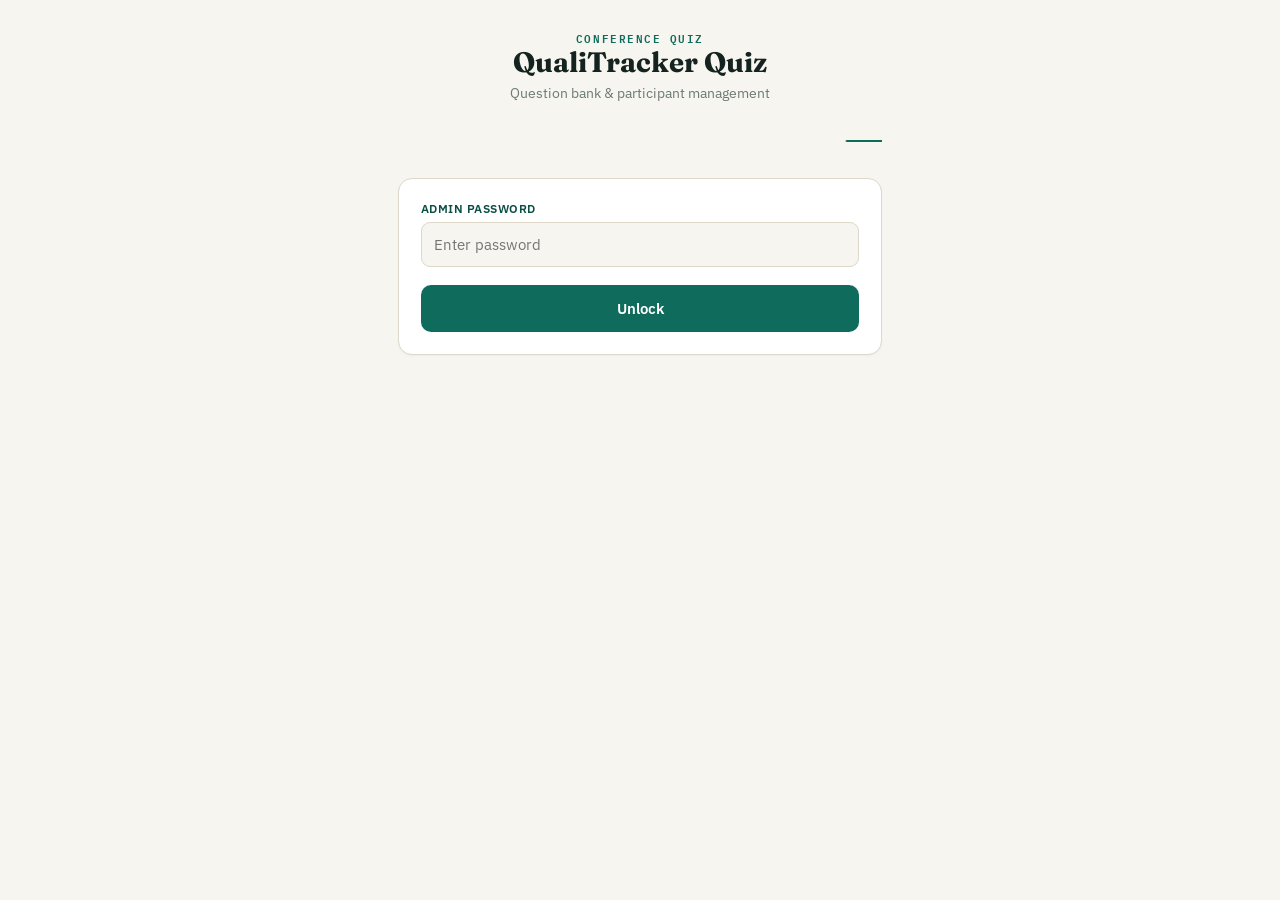
<file: admin.html>
<!DOCTYPE html>
<html lang="en">
<head>
<meta charset="UTF-8">
<meta name="viewport" content="width=device-width, initial-scale=1.0">
<title>QualiTracker Quiz — Admin</title>
<link rel="preconnect" href="https://fonts.googleapis.com">
<link href="https://fonts.googleapis.com/css2?family=Fraunces:opsz,wght@9..144,400;9..144,600;9..144,700&family=IBM+Plex+Sans:wght@400;500;600;700&family=IBM+Plex+Mono:wght@400;500;600&display=swap" rel="stylesheet">
<link rel="stylesheet" href="styles.css">
</head>
<body>
<div id="app"></div>
<script src="config.js"></script>
<script>
let state = {
  authed: false, passwordInput: "", loginError: null,
  questions: [], questionsLoading: false,
  newPrompt: "", newOpts: ["", "", "", ""], newCorrect: 0,
  bulkText: "", bulkMsg: null,
  participants: [], participantsLoading: false
};

function render(){
  const app = document.getElementById('app');
  app.innerHTML = '';
  app.appendChild(state.authed ? renderPanel() : renderGate());
}

function renderGate(){
  const wrap = el(`<div>${headerBlock("Question bank & participant management")}</div>`);
  const card = el(`<div class="card"></div>`);
  card.appendChild(el(`<label for="adminPass">Admin password</label>`));
  const input = el(`<input type="password" id="adminPass" placeholder="Enter password" />`);
  input.addEventListener('input', e => state.passwordInput = e.target.value);
  input.addEventListener('keydown', e => { if(e.key === 'Enter') tryLogin(); });
  card.appendChild(input);
  if(state.loginError) card.appendChild(el(`<div class="feedback bad">${escapeHtml(state.loginError)}</div>`));
  const btn = el(`<button class="btn btn-primary">Unlock</button>`);
  btn.addEventListener('click', tryLogin);
  card.appendChild(btn);
  wrap.appendChild(card);
  return wrap;
}

function tryLogin(){
  // Client-side gate for convenience; the server independently checks the
  // same password on every write and on the participant list, so this
  // alone isn't what protects your data.
  if(state.passwordInput !== ADMIN_PASSWORD){
    state.loginError = 'Incorrect password.';
    render();
    return;
  }
  state.authed = true; state.loginError = null;
  render();
  loadQuestions();
  loadParticipants();
}

function renderPanel(){
  const wrap = el(`<div>${headerBlock("Question bank & participant management")}</div>`);

  const summary = el(`<div class="card"><span class="pill">${state.questions.length} question${state.questions.length===1?'':'s'} in pool</span></div>`);
  const exportBtn = el(`<button class="btn btn-ghost" style="margin-top:12px;width:auto;padding:8px 14px;display:inline-block;">Export participants (CSV)</button>`);
  exportBtn.addEventListener('click', exportCsv);
  summary.appendChild(exportBtn);
  wrap.appendChild(summary);

  // Add single question
  const addCard = el(`<div class="card"><h3 style="font-size:16px;margin-bottom:10px;">Add a question</h3></div>`);
  addCard.appendChild(el(`<label>Question</label>`));
  const promptInput = el(`<textarea id="newPrompt" placeholder="Type the question…"></textarea>`);
  promptInput.value = state.newPrompt;
  promptInput.addEventListener('input', e => state.newPrompt = e.target.value);
  addCard.appendChild(promptInput);

  for(let i=0;i<4;i++){
    addCard.appendChild(el(`<label>Option ${i+1}${i===state.newCorrect ? ' (correct)' : ''}</label>`));
    const row = el(`<div style="display:flex;gap:8px;align-items:center;"></div>`);
    const optInput = el(`<input type="text" placeholder="Answer option ${i+1}" />`);
    optInput.value = state.newOpts[i];
    optInput.addEventListener('input', e => state.newOpts[i] = e.target.value);
    const radio = el(`<input type="radio" name="correctOpt" style="width:20px;height:20px;flex-shrink:0;" ${i===state.newCorrect?'checked':''} />`);
    radio.addEventListener('change', () => { state.newCorrect = i; });
    row.appendChild(optInput); row.appendChild(radio);
    addCard.appendChild(row);
  }
  addCard.appendChild(el(`<div class="hint">Select the radio button next to the correct answer.</div>`));
  const addBtn = el(`<button class="btn btn-primary">Add question</button>`);
  addBtn.addEventListener('click', addQuestion);
  addCard.appendChild(addBtn);
  wrap.appendChild(addCard);

  // Bulk import
  const bulkCard = el(`<div class="card"><h3 style="font-size:16px;margin-bottom:6px;">Bulk import</h3></div>`);
  bulkCard.appendChild(el(`<div class="hint">One question per line: <span class="mono">question | option A | option B | option C | option D | correct (0-3)</span></div>`));
  const bulkArea = el(`<textarea id="bulkArea" placeholder="What does QMS stand for? | Quality Metrics System | Quality Management System | Quick Measurement Sheet | Quality Manual Series | 1" style="margin-top:10px;min-height:120px;"></textarea>`);
  bulkArea.value = state.bulkText;
  bulkArea.addEventListener('input', e => state.bulkText = e.target.value);
  bulkCard.appendChild(bulkArea);
  if(state.bulkMsg) bulkCard.appendChild(el(`<div class="feedback ${state.bulkMsg.ok ? 'good' : 'bad'}">${escapeHtml(state.bulkMsg.text)}</div>`));
  const bulkBtn = el(`<button class="btn btn-primary">Import lines</button>`);
  bulkBtn.addEventListener('click', bulkImport);
  bulkCard.appendChild(bulkBtn);
  wrap.appendChild(bulkCard);

  // Participants
  wrap.appendChild(el(`<hr class="divider" />`));
  const partTitleRow = el(`<div style="display:flex;align-items:center;justify-content:space-between;margin-bottom:10px;"></div>`);
  partTitleRow.appendChild(el(`<h3 style="font-size:16px;">Registered participants</h3>`));
  const partRefreshBtn = el(`<button class="btn btn-ghost" style="margin-top:0;width:auto;padding:6px 12px;font-size:12px;">Refresh</button>`);
  partRefreshBtn.addEventListener('click', loadParticipants);
  partTitleRow.appendChild(partRefreshBtn);
  wrap.appendChild(partTitleRow);

  if(state.participantsLoading){
    wrap.appendChild(el(`<div class="loading-note">Loading participants…</div>`));
  } else if(state.participants.length === 0){
    wrap.appendChild(el(`<div class="empty-note">No one has registered yet.</div>`));
  } else {
    const doneCount = state.participants.filter(p => p.Completed === true || p.Completed === 'TRUE').length;
    wrap.appendChild(el(`<div class="hint" style="margin-bottom:10px;">${state.participants.length} registered · ${doneCount} completed</div>`));
    state.participants.forEach(p => {
      const completed = p.Completed === true || p.Completed === 'TRUE';
      wrap.appendChild(el(`
        <div class="part-row">
          <div class="part-main">
            <div class="part-name">${escapeHtml(p.Name)}</div>
            <div class="part-sub">${escapeHtml(p.Facility)} · ${escapeHtml(p.Region)}${completed ? ' · Score: ' + p.Score : ''}</div>
          </div>
          <div class="part-pin">${escapeHtml(p.PIN)}</div>
          <span class="pill ${completed ? 'pill-done' : 'pill-pending'}">${completed ? 'Completed' : 'Not yet'}</span>
        </div>`));
    });
  }

  // Question list
  wrap.appendChild(el(`<hr class="divider" />`));
  wrap.appendChild(el(`<h3 style="font-size:16px;margin-bottom:10px;">Current pool</h3>`));
  if(state.questionsLoading){
    wrap.appendChild(el(`<div class="loading-note">Loading…</div>`));
  } else if(state.questions.length === 0){
    wrap.appendChild(el(`<div class="empty-note">No questions yet — add some above.</div>`));
  } else {
    state.questions.forEach((q, idx) => {
      const qCard = el(`<div class="admin-q"></div>`);
      qCard.appendChild(el(`<div class="aq-prompt">${idx+1}. ${escapeHtml(q.prompt)}</div>`));
      const optsList = q.options.map((o,i) => `<span class="${i===q.correctIndex?'aq-correct':''}">${i===q.correctIndex?'✓ ':''}${escapeHtml(o)}</span>`).join(' · ');
      qCard.appendChild(el(`<div class="aq-opts">${optsList}</div>`));
      const foot = el(`<div class="admin-q-foot"></div>`);
      const delBtn = el(`<button class="btn btn-danger">Delete</button>`);
      delBtn.addEventListener('click', () => deleteQuestion(q.id));
      foot.appendChild(delBtn);
      qCard.appendChild(foot);
      wrap.appendChild(qCard);
    });
  }

  return wrap;
}

async function loadQuestions(){
  state.questionsLoading = true; render();
  try {
    const q = await apiGet('questions');
    state.questions = Array.isArray(q) ? q : [];
  } catch(e){ console.error('Failed to load question bank', e); state.questions = []; }
  finally { state.questionsLoading = false; render(); }
}

async function loadParticipants(){
  state.participantsLoading = true; render();
  try {
    const res = await apiGet('adminParticipants', { password: ADMIN_PASSWORD });
    if(res && res.error){ state.participants = []; }
    else state.participants = Array.isArray(res) ? res.sort((a,b) => (a.Name||'').localeCompare(b.Name||'')) : [];
  } catch(e){ console.error('Failed to load participants', e); state.participants = []; }
  finally { state.participantsLoading = false; render(); }
}

async function addQuestion(){
  const prompt = state.newPrompt.trim();
  const opts = state.newOpts.map(o => o.trim());
  if(!prompt || opts.some(o => !o)){ alert('Please fill in the question and all four options.'); return; }
  try {
    await apiPost({ action: 'addQuestion', adminPassword: ADMIN_PASSWORD, prompt, options: opts, correctIndex: state.newCorrect });
    state.newPrompt = ""; state.newOpts = ["", "", "", ""]; state.newCorrect = 0;
    loadQuestions();
  } catch(e){ console.error('Add question failed', e); alert('Could not add the question — check your connection and try again.'); }
}

async function bulkImport(){
  const lines = state.bulkText.split('\n').map(l => l.trim()).filter(Boolean);
  const parsed = []; let skipped = 0;
  lines.forEach(line => {
    const parts = line.split('|').map(p => p.trim());
    if(parts.length !== 6){ skipped++; return; }
    const [prompt, a, b, c, d, correctStr] = parts;
    const correctIndex = parseInt(correctStr, 10);
    if(!prompt || !a || !b || !c || !d || isNaN(correctIndex) || correctIndex < 0 || correctIndex > 3){ skipped++; return; }
    parsed.push({ prompt, options: [a,b,c,d], correctIndex });
  });
  if(parsed.length === 0){
    state.bulkMsg = { ok: false, text: `No valid lines found${skipped ? ` (${skipped} malformed)` : ''}.` };
    render(); return;
  }
  try {
    const res = await apiPost({ action: 'bulkAddQuestions', adminPassword: ADMIN_PASSWORD, questions: parsed });
    state.bulkMsg = { ok: skipped === 0, text: `Added ${res.added || parsed.length} question${(res.added||parsed.length)===1?'':'s'}${skipped ? `, skipped ${skipped} malformed line${skipped===1?'':'s'}` : ''}.` };
    state.bulkText = "";
    loadQuestions();
  } catch(e){
    console.error('Bulk import failed', e);
    state.bulkMsg = { ok: false, text: 'Import failed — check your connection and try again.' };
    render();
  }
}

async function deleteQuestion(id){
  if(!confirm('Delete this question?')) return;
  try {
    await apiPost({ action: 'deleteQuestion', adminPassword: ADMIN_PASSWORD, id });
    loadQuestions();
  } catch(e){ console.error('Delete failed', e); alert('Could not delete — check your connection and try again.'); }
}

function exportCsv(){
  const header = ['Name','Region','District','Facility','PIN','Completed','Score','CorrectCount','TotalQuestions','RegisteredAt','CompletedAt'];
  const csvLines = [header.join(',')];
  state.participants.forEach(p => {
    const completed = p.Completed === true || p.Completed === 'TRUE';
    const line = [p.Name, p.Region, p.District, p.Facility, p.PIN, completed ? 'Yes' : 'No', p.Score, p.CorrectCount, p.TotalQuestions, p.RegisteredAt, p.CompletedAt]
      .map(v => `"${String(v==null?'':v).replace(/"/g,'""')}"`).join(',');
    csvLines.push(line);
  });
  const blob = new Blob([csvLines.join('\n')], { type: 'text/csv;charset=utf-8;' });
  const url = URL.createObjectURL(blob);
  const a = document.createElement('a');
  a.href = url; a.download = 'qualitracker-quiz-participants.csv';
  document.body.appendChild(a); a.click(); document.body.removeChild(a);
  URL.revokeObjectURL(url);
}

render();
</script>
</body>
</html>
</file>
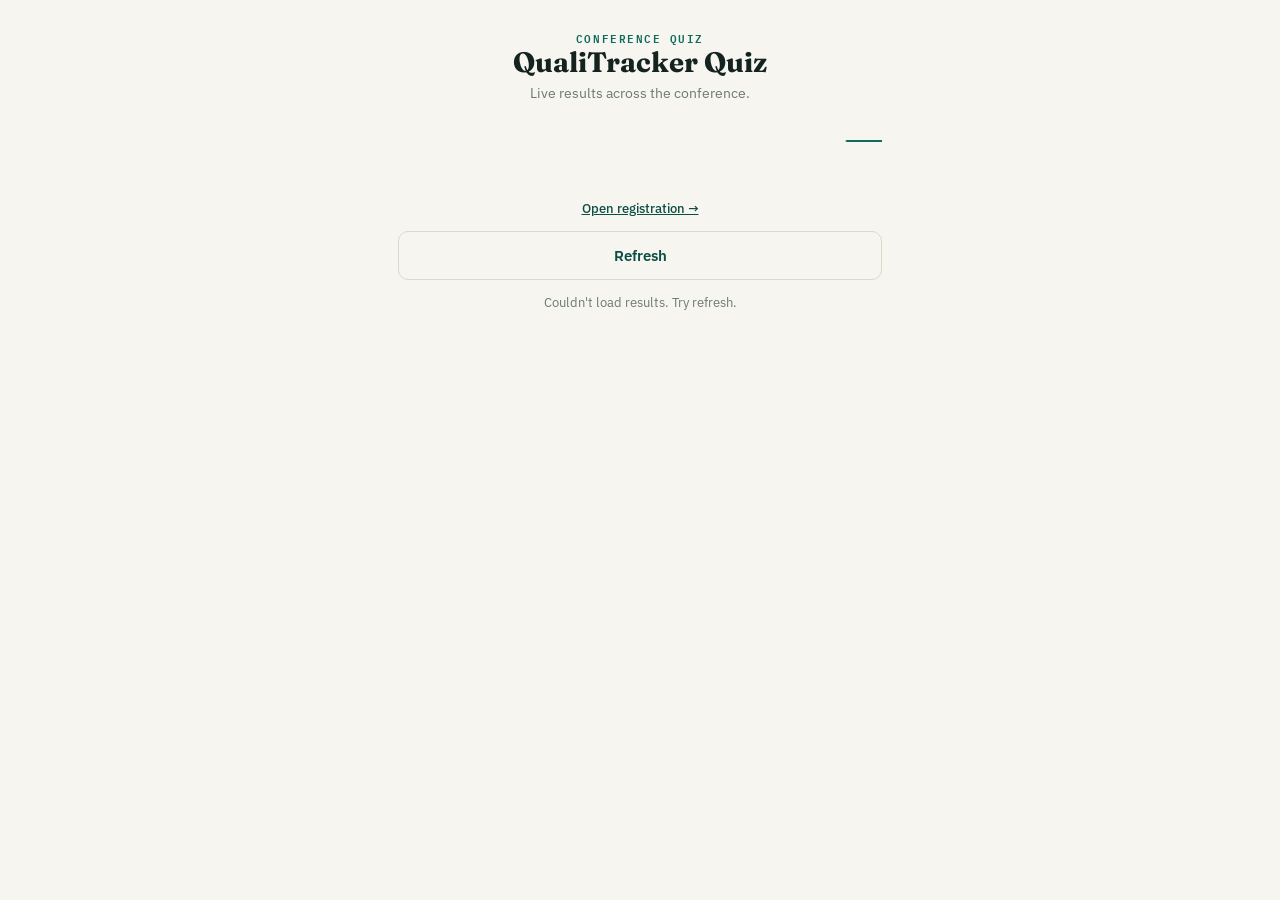
<file: leaderboard.html>
<!DOCTYPE html>
<html lang="en">
<head>
<meta charset="UTF-8">
<meta name="viewport" content="width=device-width, initial-scale=1.0">
<title>QualiTracker Quiz — Leaderboard</title>
<link rel="preconnect" href="https://fonts.googleapis.com">
<link href="https://fonts.googleapis.com/css2?family=Fraunces:opsz,wght@9..144,400;9..144,600;9..144,700&family=IBM+Plex+Sans:wght@400;500;600;700&family=IBM+Plex+Mono:wght@400;500;600&display=swap" rel="stylesheet">
<link rel="stylesheet" href="styles.css">
</head>
<body>
<div id="app"></div>
<script src="config.js"></script>
<script>
let state = { loading: false, data: null, error: null };

function render(){
  const app = document.getElementById('app');
  app.innerHTML = '';
  app.appendChild(el(`<div>${headerBlock("Live results across the conference.")}</div>`));

  const backLink = el(`<div class="link-row"><a id="backLink">Open registration →</a></div>`);
  backLink.querySelector('a').addEventListener('click', () => { window.location.href = 'index.html'; });
  app.appendChild(backLink);

  const refreshBtn = el(`<button class="btn btn-ghost" id="refreshBtn" style="margin-top:14px;">Refresh</button>`);
  refreshBtn.addEventListener('click', load);
  app.appendChild(refreshBtn);

  const content = el(`<div id="lbContent"></div>`);
  app.appendChild(content);
  renderContent(content);
}

function renderContent(container){
  container.innerHTML = '';
  if(state.loading){ container.appendChild(el(`<div class="loading-note">Loading results…</div>`)); return; }
  if(state.error){ container.appendChild(el(`<div class="empty-note">Couldn't load results. Try refresh.</div>`)); return; }
  const data = state.data || [];
  if(data.length === 0){ container.appendChild(el(`<div class="empty-note">No one has finished the quiz yet.</div>`)); return; }

  const byScore = [...data].sort((a,b) => b.score - a.score).slice(0, 10);
  container.appendChild(el(`<div class="lb-section-title"><span class="dot"></span><h3>Top participants</h3></div>`));
  byScore.forEach((r, i) => {
    const avatarHtml = (i < 3)
      ? (r.photoUrl ? `<img class="avatar" src="${r.photoUrl}" alt="${escapeHtml(r.name)}" />` : `<div class="avatar-placeholder">${escapeHtml((r.name||'?').charAt(0).toUpperCase())}</div>`)
      : '';
    container.appendChild(el(`
      <div class="lb-row">
        <div class="lb-rank">${i+1}</div>
        ${avatarHtml}
        <div class="lb-main"><div class="lb-name">${escapeHtml(r.name)}</div><div class="lb-sub">${escapeHtml(r.facility)} · ${escapeHtml(r.region)}</div></div>
        <div class="lb-score mono">${r.score}</div>
      </div>`));
  });

  const byFacility = {};
  data.forEach(r => { const k = r.facility || 'Unknown'; if(!byFacility[k]) byFacility[k] = {total:0,count:0}; byFacility[k].total += r.score; byFacility[k].count += 1; });
  const facilityRanked = Object.entries(byFacility).map(([name,v]) => ({name, avg: Math.round(v.total/v.count), count: v.count})).sort((a,b)=>b.avg-a.avg).slice(0,3);
  container.appendChild(el(`<div class="lb-section-title"><span class="dot"></span><h3>Top institutions</h3></div>`));
  facilityRanked.forEach((f,i) => {
    container.appendChild(el(`
      <div class="lb-row"><div class="lb-rank">${i+1}</div>
        <div class="lb-main"><div class="lb-name">${escapeHtml(f.name)}</div><div class="lb-sub">${f.count} participant${f.count===1?'':'s'}</div></div>
        <div class="lb-score mono">${f.avg}</div></div>`));
  });

  const byRegion = {};
  data.forEach(r => { const k = r.region || 'Unknown'; if(!byRegion[k]) byRegion[k] = {total:0,count:0}; byRegion[k].total += r.score; byRegion[k].count += 1; });
  const regionRanked = Object.entries(byRegion).map(([name,v]) => ({name, avg: Math.round(v.total/v.count), count: v.count})).sort((a,b)=>b.avg-a.avg);
  container.appendChild(el(`<div class="lb-section-title"><span class="dot"></span><h3>Average score by region</h3></div>`));
  regionRanked.forEach(r => {
    container.appendChild(el(`
      <div class="lb-row">
        <div class="lb-main"><div class="lb-name">${escapeHtml(r.name)}</div><div class="lb-sub">${r.count} participant${r.count===1?'':'s'}</div></div>
        <div class="lb-score mono">${r.avg}</div></div>`));
  });

  container.appendChild(el(`<div class="empty-note">${data.length} total ${data.length===1?'response':'responses'} recorded</div>`));
}

async function load(){
  state.loading = true; state.error = null;
  const content = document.getElementById('lbContent');
  if(content) renderContent(content);
  try {
    const data = await apiGet('leaderboard');
    state.data = Array.isArray(data) ? data : [];
  } catch(err){ console.error('Failed to load leaderboard', err); state.error = err; }
  finally {
    state.loading = false;
    const c = document.getElementById('lbContent');
    if(c) renderContent(c);
  }
}

render();
load();
setInterval(load, 20000);
</script>
</body>
</html>
</file>
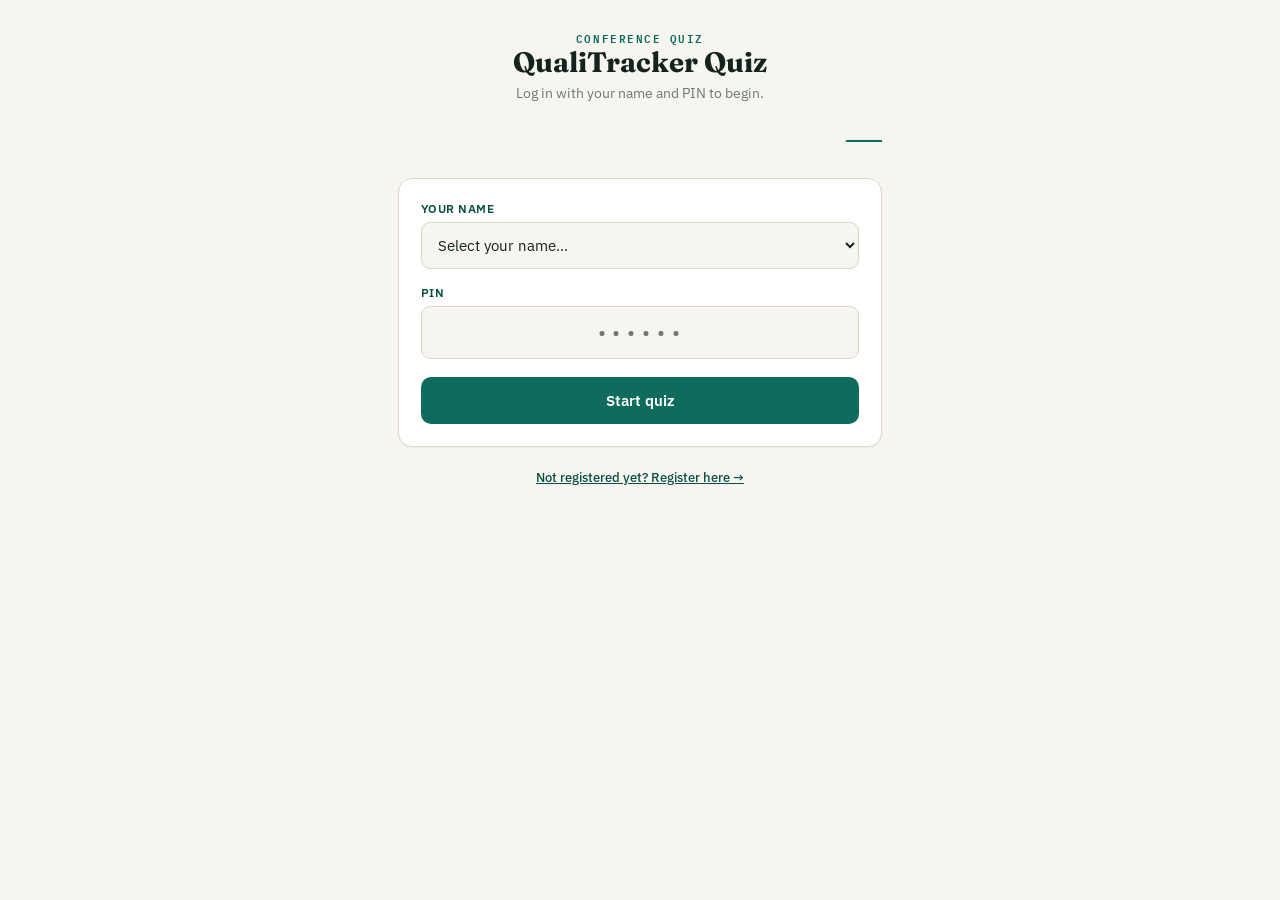
<file: quiz.html>
<!DOCTYPE html>
<html lang="en">
<head>
<meta charset="UTF-8">
<meta name="viewport" content="width=device-width, initial-scale=1.0">
<title>QualiTracker Quiz — Take the quiz</title>
<link rel="preconnect" href="https://fonts.googleapis.com">
<link href="https://fonts.googleapis.com/css2?family=Fraunces:opsz,wght@9..144,400;9..144,600;9..144,700&family=IBM+Plex+Sans:wght@400;500;600;700&family=IBM+Plex+Mono:wght@400;500;600&display=swap" rel="stylesheet">
<link rel="stylesheet" href="styles.css">
</head>
<body>
<div id="app"></div>
<script src="config.js"></script>
<script>
let state = {
  screen: 'login',
  participants: [], participantsLoading: true, loginError: null,
  selectedId: "", pinInput: "",
  currentParticipant: null,
  qIndex: 0, score: 0, correctCount: 0, timeLeft: QUESTION_SECONDS, timerId: null, locked: false,
  quizQuestions: []
};

function render(){
  const app = document.getElementById('app');
  app.innerHTML = '';
  if(state.screen === 'login') app.appendChild(renderLogin());
  else if(state.screen === 'playing') app.appendChild(renderPlaying());
  else if(state.screen === 'results') app.appendChild(renderResults());
}

function renderLogin(){
  const wrap = el(`<div>${headerBlock("Log in with your name and PIN to begin.")}</div>`);
  const card = el(`<div class="card"></div>`);

  if(state.participantsLoading){
    card.appendChild(el(`<div class="loading-note">Loading registered participants…</div>`));
    wrap.appendChild(card);
    return wrap;
  }

  card.appendChild(el(`<label for="quizName">Your name</label>`));
  const sel = el(`<select id="quizName"></select>`);
  sel.appendChild(el(`<option value="">Select your name…</option>`));
  const sorted = [...state.participants].sort((a,b) => a.name.localeCompare(b.name));
  sorted.forEach(p => sel.appendChild(el(`<option value="${p.id}">${escapeHtml(p.name)} — ${escapeHtml(p.facility)}</option>`)));
  sel.value = state.selectedId;
  sel.addEventListener('change', e => { state.selectedId = e.target.value; });
  card.appendChild(sel);

  card.appendChild(el(`<label for="quizPin">PIN</label>`));
  const pinInput = el(`<input type="text" id="quizPin" class="pin-input" maxlength="8" placeholder="••••••" autocomplete="off" />`);
  pinInput.value = state.pinInput;
  pinInput.addEventListener('input', e => { state.pinInput = e.target.value.toUpperCase(); e.target.value = state.pinInput; });
  card.appendChild(pinInput);

  if(state.loginError) card.appendChild(el(`<div class="feedback bad">${escapeHtml(state.loginError)}</div>`));

  const goBtn = el(`<button class="btn btn-primary">Start quiz</button>`);
  goBtn.addEventListener('click', attemptLogin);
  card.appendChild(goBtn);
  wrap.appendChild(card);

  const linkRow = el(`<div class="link-row"><a id="toRegister">Not registered yet? Register here →</a></div>`);
  linkRow.querySelector('a').addEventListener('click', () => { window.location.href = 'index.html'; });
  wrap.appendChild(linkRow);

  return wrap;
}

async function loadParticipants(){
  state.participantsLoading = true; render();
  try {
    const list = await apiGet('participantNames');
    state.participants = Array.isArray(list) ? list : [];
  } catch(err){ console.error('Failed to load participants', err); state.participants = []; }
  finally { state.participantsLoading = false; render(); }
}

async function attemptLogin(){
  state.loginError = null;
  if(!state.selectedId){ state.loginError = 'Please select your name.'; render(); return; }
  const btn = document.querySelector('.btn-primary');
  if(btn){ btn.disabled = true; btn.textContent = 'Checking…'; }
  try {
    const res = await apiPost({ action: 'login', id: state.selectedId, pin: state.pinInput.trim() });
    if(!res.ok){
      state.loginError = res.error || 'Login failed.';
      render();
      return;
    }
    startQuiz(res.participant);
  } catch(err){
    console.error('Login failed', err);
    state.loginError = 'Could not reach the server — check your connection and try again.';
    render();
  }
}

async function startQuiz(participant){
  state.currentParticipant = participant;
  let pool = [];
  try { pool = await apiGet('questions'); } catch(e){ pool = []; }
  if(!Array.isArray(pool) || pool.length === 0){
    alert('No questions are set up yet. Ask the organizer to add questions via admin.html.');
    return;
  }

  const picked = shuffle(pool).slice(0, Math.min(QUIZ_LENGTH, pool.length));
  state.quizQuestions = picked.map(q => {
    const optOrder = shuffle(q.options.map((opt, i) => ({ opt, i })));
    return { prompt: q.prompt, options: optOrder.map(o => o.opt), correctIndex: optOrder.findIndex(o => o.i === q.correctIndex) };
  });

  state.qIndex = 0; state.score = 0; state.correctCount = 0;
  state.screen = 'playing';
  render();
  beginQuestionTimer();
}

function renderPlaying(){
  const q = state.quizQuestions[state.qIndex];
  const wrap = el(`<div></div>`);
  const top = el(`
    <div class="quiz-top">
      <div class="qcount">Question ${state.qIndex + 1} of ${state.quizQuestions.length}</div>
      <div class="ring-wrap">
        <svg width="54" height="54" viewBox="0 0 54 54">
          <circle class="ring-bg" cx="27" cy="27" r="22"></circle>
          <circle class="ring-fg" id="ringFg" cx="27" cy="27" r="22" stroke-dasharray="138.2" stroke-dashoffset="0"></circle>
        </svg>
        <div class="ring-num" id="ringNum">${state.timeLeft}</div>
      </div>
    </div>`);
  wrap.appendChild(top);

  const card = el(`<div class="card"></div>`);
  card.appendChild(el(`<div class="qtext">${escapeHtml(q.prompt)}</div>`));
  q.options.forEach((opt, i) => {
    const b = el(`<button class="opt opt-${i}" data-i="${i}">${escapeHtml(opt)}</button>`);
    b.addEventListener('click', () => selectAnswer(i));
    card.appendChild(b);
  });
  card.appendChild(el(`<div class="feedback" id="feedbackMsg"></div>`));
  wrap.appendChild(card);
  return wrap;
}

function beginQuestionTimer(){
  clearInterval(state.timerId);
  state.timeLeft = QUESTION_SECONDS;
  state.locked = false;
  updateRing();
  state.timerId = setInterval(() => {
    state.timeLeft -= 1;
    if(state.timeLeft <= 0){
      state.timeLeft = 0; updateRing(); clearInterval(state.timerId);
      if(!state.locked) selectAnswer(-1);
      return;
    }
    updateRing();
  }, 1000);
}

function updateRing(){
  const num = document.getElementById('ringNum');
  const ring = document.getElementById('ringFg');
  if(!num || !ring) return;
  num.textContent = state.timeLeft;
  const frac = state.timeLeft / QUESTION_SECONDS;
  ring.style.strokeDashoffset = String(138.2 * (1 - frac));
  ring.style.stroke = frac <= 0.25 ? '#C4432B' : '#E8A93A';
}

function selectAnswer(choiceIndex){
  if(state.locked) return;
  state.locked = true;
  clearInterval(state.timerId);
  const q = state.quizQuestions[state.qIndex];
  const buttons = document.querySelectorAll('.opt');
  const fb = document.getElementById('feedbackMsg');
  const isCorrect = choiceIndex === q.correctIndex;

  buttons.forEach((b, i) => {
    b.disabled = true;
    if(i === q.correctIndex) b.classList.add('correct');
    else if(i === choiceIndex) b.classList.add('incorrect');
    else b.classList.add('dim');
  });

  if(isCorrect){
    const points = 500 + Math.round(500 * (state.timeLeft / QUESTION_SECONDS));
    state.score += points; state.correctCount += 1;
    if(fb){ fb.textContent = `Correct! +${points} points`; fb.className = 'feedback good'; }
  } else {
    if(fb){ fb.textContent = choiceIndex === -1 ? "Time's up — 0 points" : 'Not quite — 0 points'; fb.className = 'feedback bad'; }
  }

  setTimeout(() => {
    if(state.qIndex < state.quizQuestions.length - 1){ state.qIndex += 1; render(); beginQuestionTimer(); }
    else finishQuiz();
  }, 1200);
}

async function finishQuiz(){
  state.screen = 'results';
  render();
  try {
    await apiPost({
      action: 'submitResult', id: state.currentParticipant.id,
      score: state.score, correctCount: state.correctCount, totalQuestions: state.quizQuestions.length
    });
  } catch(err){ console.error('Failed to save result', err); }
}

function renderResults(){
  const wrap = el(`<div>${headerBlock("Nice work — here's how you did.")}</div>`);
  const card = el(`
    <div class="card">
      <div class="score-hero">
        <div class="cap">Your score</div>
        <div class="big mono">${state.score}</div>
      </div>
      <div class="stat-row">
        <div class="stat"><div class="n">${state.correctCount}/${state.quizQuestions.length}</div><div class="l">Correct</div></div>
        <div class="stat"><div class="n">${escapeHtml(state.currentParticipant.region)}</div><div class="l">Region</div></div>
      </div>
    </div>`);
  wrap.appendChild(card);

  const nav = el(`<div class="footer-nav"></div>`);
  const lbBtn = el(`<button class="btn btn-primary">View leaderboard</button>`);
  lbBtn.addEventListener('click', () => { window.location.href = 'leaderboard.html'; });
  nav.appendChild(lbBtn);
  wrap.appendChild(nav);
  return wrap;
}

render();
loadParticipants();
</script>
</body>
</html>
</file>
<file: styles.css>
:root{
  --ink:#14231F; --paper:#F7F5EF; --teal:#0F6B5C; --teal-dark:#0B4F44; --teal-soft:#E3EEEA;
  --gold:#E8A93A; --brick:#C4432B; --green:#3FA34D; --card:#FFFFFF; --muted:#6B7A75; --border:#DDD8C9;
}
*{box-sizing:border-box;}
html,body{margin:0;padding:0;background:var(--paper);color:var(--ink);font-family:'IBM Plex Sans',sans-serif;}
#app{max-width:520px;margin:0 auto;min-height:100vh;display:flex;flex-direction:column;padding:20px 18px 60px;}
h1,h2,h3{font-family:'Fraunces',serif;margin:0;}
.eyebrow{font-family:'IBM Plex Mono',monospace;font-size:11px;letter-spacing:.14em;text-transform:uppercase;color:var(--teal);font-weight:600;}
.mono{font-family:'IBM Plex Mono',monospace;}
.header{text-align:center;padding:8px 0 18px;}
.header h1{font-size:28px;font-weight:700;color:var(--ink);line-height:1.1;}
.header p{color:var(--muted);font-size:14px;margin-top:6px;}
.pulse-line{width:100%;height:22px;margin:14px 0 4px;}
.pulse-line path{fill:none;stroke:var(--teal);stroke-width:2;stroke-linecap:round;stroke-linejoin:round;stroke-dasharray:220;stroke-dashoffset:220;animation:draw 2.6s ease-in-out infinite;}
@keyframes draw{0%{stroke-dashoffset:220;}50%{stroke-dashoffset:0;}100%{stroke-dashoffset:-220;}}
.card{background:var(--card);border:1px solid var(--border);border-radius:14px;padding:22px;box-shadow:0 1px 2px rgba(20,35,31,.04);}
.card + .card{margin-top:14px;}
label{display:block;font-size:12px;font-weight:600;color:var(--teal-dark);margin:16px 0 6px;text-transform:uppercase;letter-spacing:.04em;}
label:first-child{margin-top:0;}
input[type=text], input[type=password], select, textarea{
  width:100%;padding:12px 12px;border-radius:9px;border:1px solid var(--border);
  background:var(--paper);font-family:'IBM Plex Sans',sans-serif;font-size:15px;color:var(--ink);
}
input[type=text].pin-input{font-family:'IBM Plex Mono',monospace;letter-spacing:.14em;text-transform:uppercase;font-size:20px;text-align:center;}
textarea{resize:vertical;min-height:90px;font-family:'IBM Plex Mono',monospace;font-size:13px;}
input:focus, select:focus, textarea:focus{outline:2px solid var(--teal);outline-offset:1px;}
select:disabled{opacity:.5;}
.btn{width:100%;padding:14px 16px;border-radius:10px;border:none;font-family:'IBM Plex Sans',sans-serif;font-weight:600;font-size:15px;cursor:pointer;margin-top:18px;transition:transform .08s ease;}
.btn:active{transform:scale(.98);}
.btn-primary{background:var(--teal);color:#fff;}
.btn-primary:hover{background:var(--teal-dark);}
.btn-primary:disabled{background:#B9C6C1;cursor:not-allowed;}
.btn-ghost{background:transparent;color:var(--teal-dark);border:1px solid var(--border);}
.btn-danger{background:transparent;color:var(--brick);border:1px solid #E7C7BE;font-size:13px;padding:8px 12px;margin-top:0;width:auto;}
.qr-wrap{display:flex;flex-direction:column;align-items:center;gap:8px;margin-bottom:6px;}
.qr-wrap img{border-radius:10px;border:1px solid var(--border);background:#fff;padding:6px;}
.qr-wrap span{font-size:11px;color:var(--muted);}
.link-row{text-align:center;margin-top:22px;font-size:13px;}
.link-row a{color:var(--teal-dark);cursor:pointer;text-decoration:underline;font-weight:500;}
.photo-picker{display:flex;flex-direction:column;align-items:center;gap:10px;margin:6px 0 2px;}
.photo-preview{width:100px;height:100px;border-radius:50%;object-fit:cover;background:var(--teal-soft);display:flex;align-items:center;justify-content:center;color:var(--muted);font-size:11px;text-align:center;border:2px dashed var(--border);}
.photo-preview.filled{border:2px solid var(--gold);}
.avatar{width:56px;height:56px;border-radius:50%;object-fit:cover;border:2px solid var(--gold);flex-shrink:0;}
.avatar-placeholder{width:56px;height:56px;border-radius:50%;background:var(--teal-soft);color:var(--teal-dark);display:flex;align-items:center;justify-content:center;font-weight:700;flex-shrink:0;font-family:'Fraunces',serif;}
.quiz-top{display:flex;align-items:center;justify-content:space-between;margin-bottom:14px;}
.qcount{font-size:13px;color:var(--muted);font-weight:600;}
.ring-wrap{position:relative;width:54px;height:54px;flex-shrink:0;}
.ring-wrap svg{transform:rotate(-90deg);}
.ring-bg{fill:none;stroke:var(--border);stroke-width:5;}
.ring-fg{fill:none;stroke:var(--gold);stroke-width:5;stroke-linecap:round;transition:stroke-dashoffset .2s linear, stroke .2s;}
.ring-num{position:absolute;inset:0;display:flex;align-items:center;justify-content:center;font-family:'IBM Plex Mono',monospace;font-weight:600;font-size:15px;}
.qtext{font-size:19px;font-weight:600;line-height:1.35;margin:6px 0 20px;}
.opt{width:100%;text-align:left;padding:14px 16px;border-radius:10px;border:2px solid transparent;font-size:15px;font-weight:500;margin-bottom:10px;cursor:pointer;color:#fff;transition:filter .15s, transform .08s;}
.opt:active{transform:scale(.99);}
.opt-0{background:#3468C0;} .opt-1{background:#7A3FA3;} .opt-2{background:var(--teal);} .opt-3{background:#C4432B;}
.opt.correct{outline:3px solid var(--green);} .opt.incorrect{outline:3px solid #8B2F1E;opacity:.55;} .opt.dim{opacity:.35;}
.opt:disabled{cursor:default;}
.feedback{text-align:center;font-family:'IBM Plex Mono',monospace;font-weight:600;font-size:14px;margin-top:6px;}
.feedback.good{color:var(--green);} .feedback.bad{color:var(--brick);}
.score-hero{text-align:center;padding:18px 0 4px;}
.score-hero .big{font-family:'Fraunces',serif;font-size:56px;font-weight:700;color:var(--teal-dark);}
.score-hero .cap{font-size:12px;letter-spacing:.1em;text-transform:uppercase;color:var(--muted);font-weight:600;}
.stat-row{display:flex;gap:10px;margin-top:16px;}
.stat{flex:1;background:var(--teal-soft);border-radius:10px;padding:12px;text-align:center;}
.stat .n{font-family:'IBM Plex Mono',monospace;font-size:20px;font-weight:600;color:var(--teal-dark);}
.stat .l{font-size:11px;color:var(--muted);margin-top:2px;}
.lb-section-title{display:flex;align-items:center;gap:8px;margin:22px 0 10px;}
.lb-section-title .dot{width:7px;height:7px;border-radius:50%;background:var(--gold);}
.lb-section-title h3{font-size:15px;font-weight:600;}
.lb-row{display:flex;align-items:center;gap:10px;padding:10px 12px;border-radius:9px;background:var(--card);border:1px solid var(--border);margin-bottom:7px;}
.lb-rank{font-family:'IBM Plex Mono',monospace;font-weight:700;color:var(--teal);width:22px;text-align:center;flex-shrink:0;}
.lb-main{flex:1;min-width:0;}
.lb-name{font-weight:600;font-size:14px;}
.lb-sub{font-size:11px;color:var(--muted);}
.lb-score{font-family:'IBM Plex Mono',monospace;font-weight:600;color:var(--teal-dark);flex-shrink:0;}
.empty-note{font-size:13px;color:var(--muted);text-align:center;padding:14px 0;}
.loading-note{font-size:13px;color:var(--muted);text-align:center;padding:14px 0;}
.footer-nav{display:flex;gap:10px;margin-top:22px;}
.footer-nav .btn{margin-top:0;}
.admin-q{border:1px solid var(--border);border-radius:9px;padding:12px;margin-bottom:8px;}
.admin-q .aq-prompt{font-weight:600;font-size:14px;margin-bottom:6px;}
.admin-q .aq-opts{font-size:12px;color:var(--muted);line-height:1.5;}
.admin-q .aq-correct{color:var(--green);font-weight:600;}
.admin-q-foot{display:flex;justify-content:flex-end;margin-top:8px;}
.pill{display:inline-block;background:var(--teal-soft);color:var(--teal-dark);font-family:'IBM Plex Mono',monospace;font-size:11px;padding:3px 9px;border-radius:99px;font-weight:600;margin-right:6px;}
.pill-done{background:#DEF0E1;color:var(--green);}
.pill-pending{background:#F0E9E3;color:var(--muted);}
.part-row{display:flex;align-items:center;gap:10px;padding:10px 12px;border:1px solid var(--border);border-radius:9px;margin-bottom:7px;background:var(--card);}
.part-main{flex:1;min-width:0;}
.part-name{font-weight:600;font-size:14px;}
.part-sub{font-size:11px;color:var(--muted);}
.part-pin{font-family:'IBM Plex Mono',monospace;font-size:13px;font-weight:600;letter-spacing:.06em;color:var(--teal-dark);flex-shrink:0;}
.divider{border:none;border-top:1px solid var(--border);margin:22px 0;}
.hint{font-size:12px;color:var(--muted);margin-top:6px;line-height:1.5;}
.pin-display{font-family:'IBM Plex Mono',monospace;font-size:38px;font-weight:600;letter-spacing:.14em;text-align:center;color:var(--teal-dark);background:var(--teal-soft);border-radius:12px;padding:22px 10px;margin:14px 0 6px;}
.pin-note{font-size:12px;color:var(--muted);text-align:center;margin-bottom:6px;}
</file>
